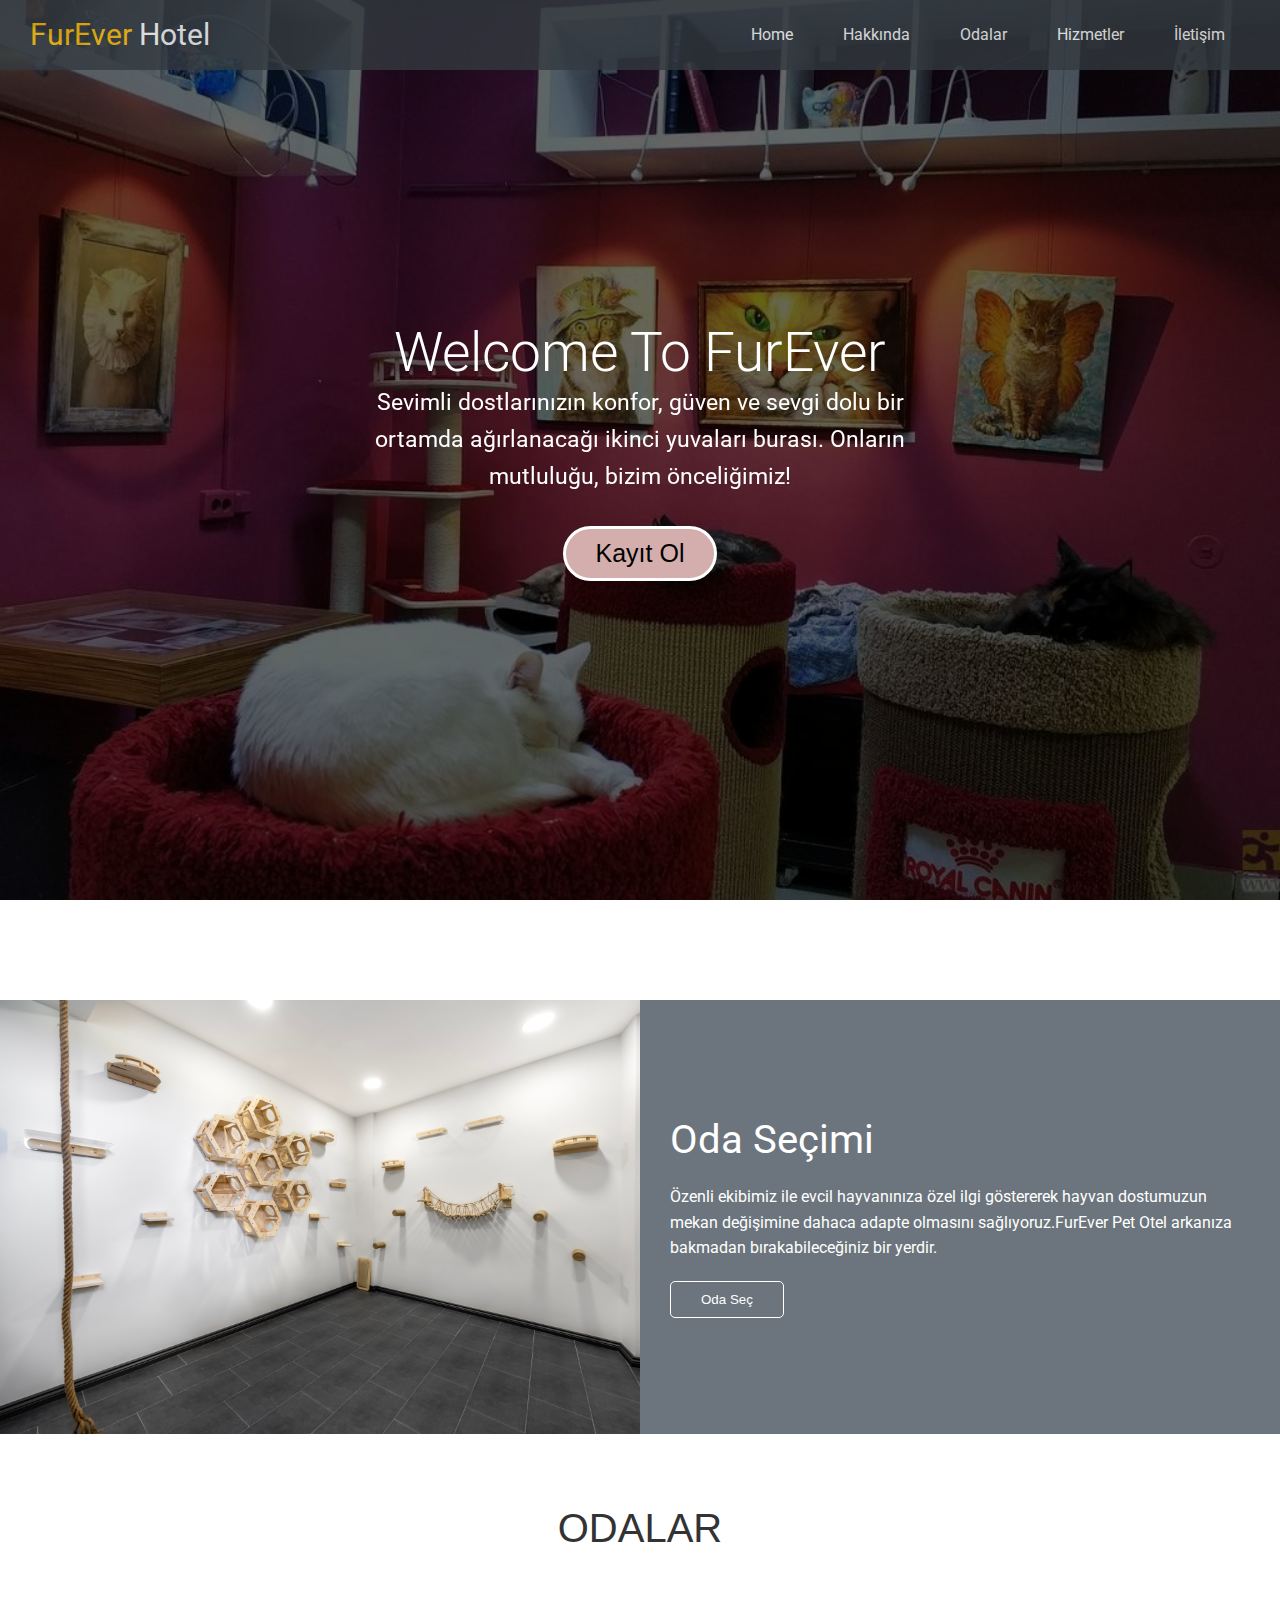
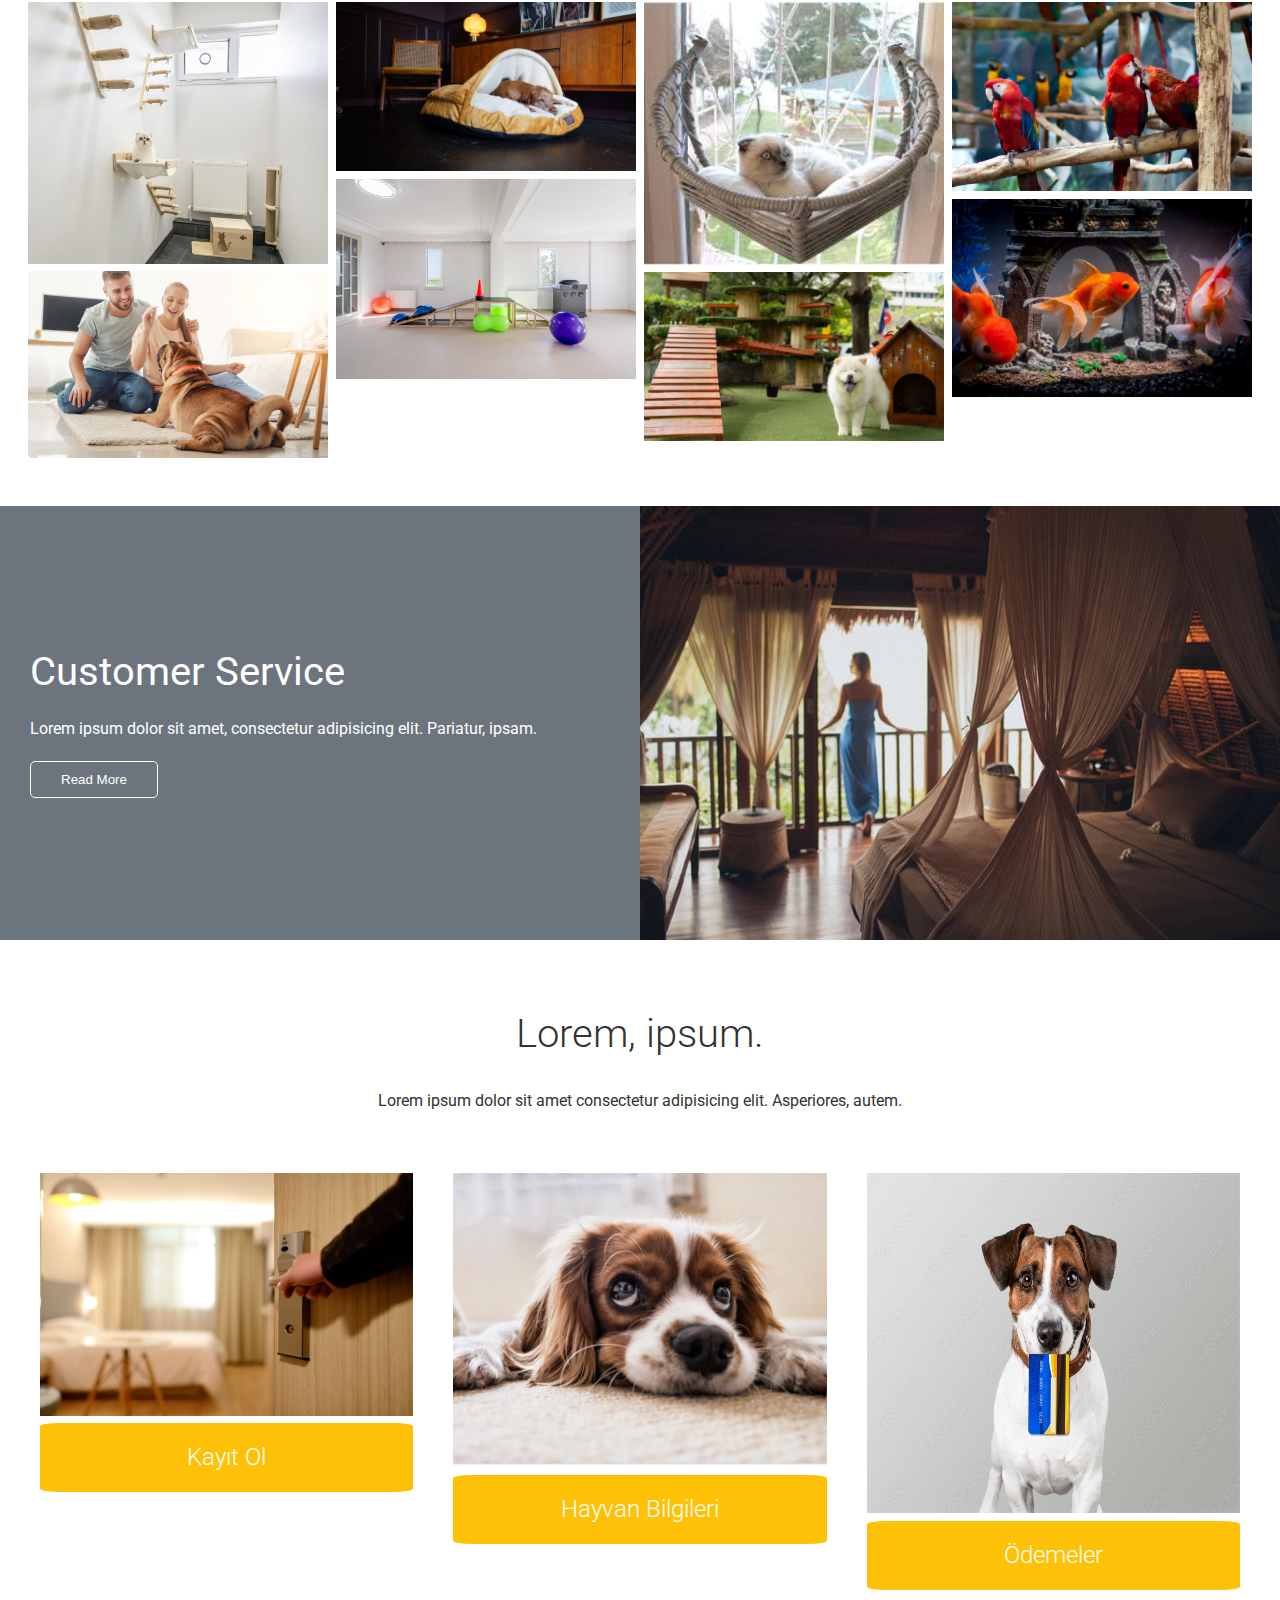
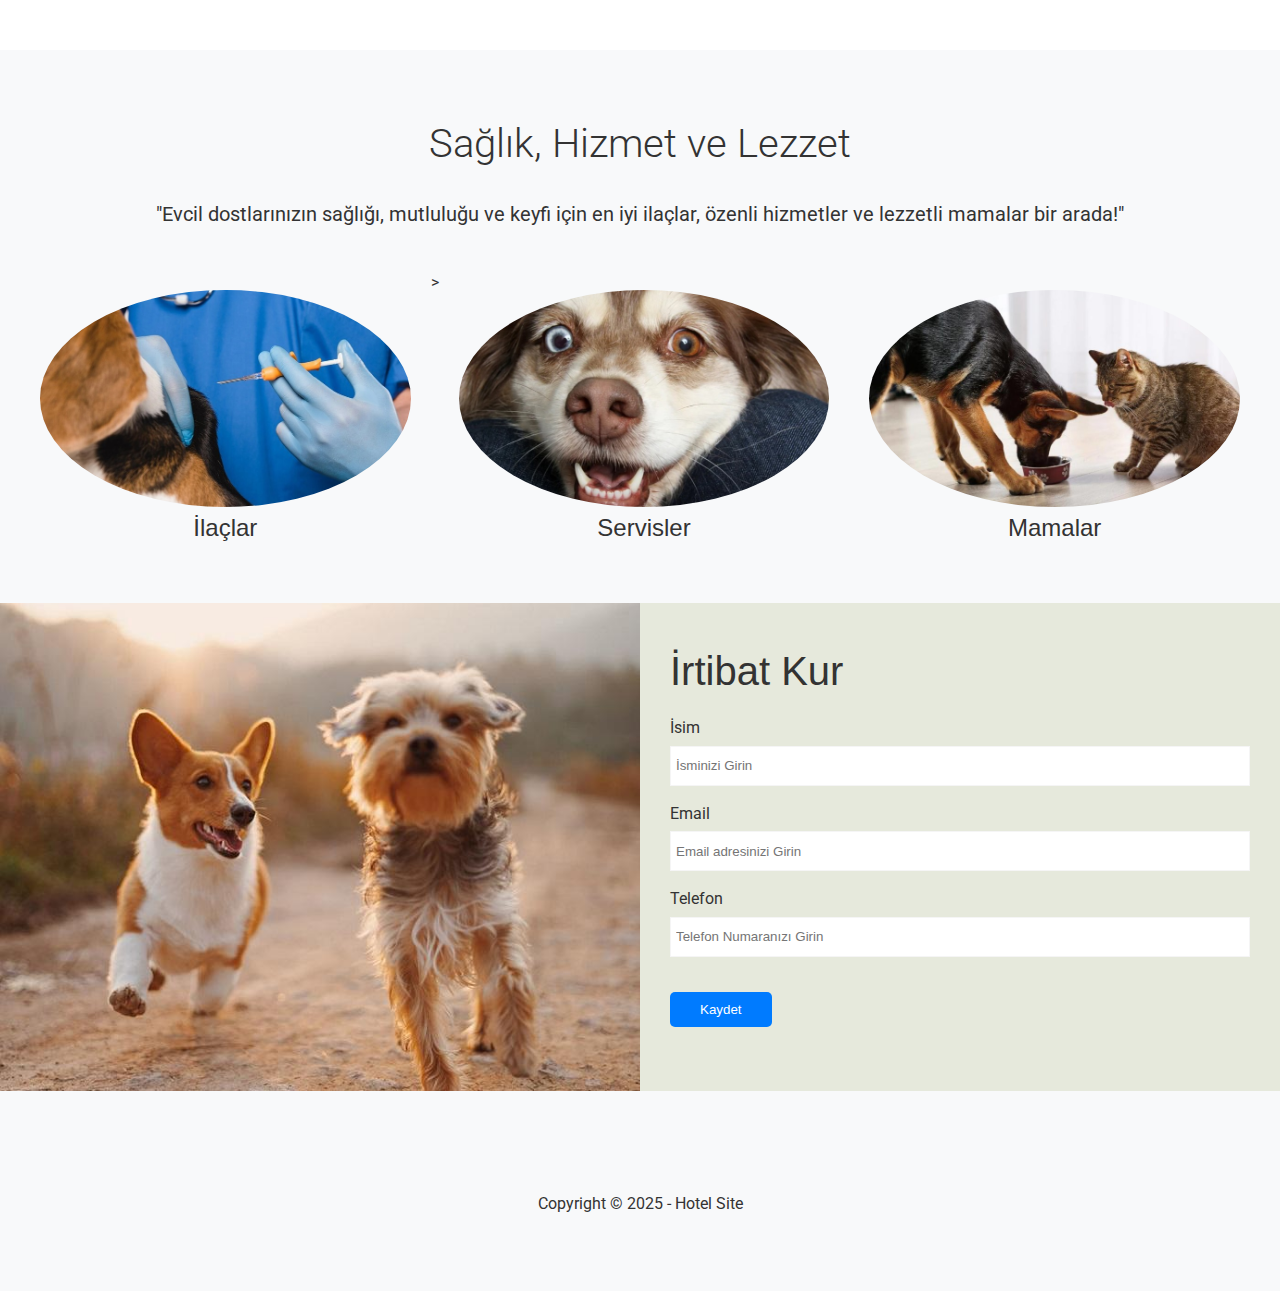
<file: Pet Otel/index.html>
<!DOCTYPE html>
<html lang="en">
<head>
    <meta charset="UTF-8">
    <meta name="viewport" content="width=device-width, initial-scale=1.0">
    <link rel="stylesheet" href="https://cdnjs.cloudflare.com/ajax/libs/font-awesome/6.7.1/css/all.min.css" integrity="sha512-5Hs3dF2AEPkpNAR7UiOHba+lRSJNeM2ECkwxUIxC1Q/FLycGTbNapWXB4tP889k5T5Ju8fs4b1P5z/iB4nMfSQ==" crossorigin="anonymous" referrerpolicy="no-referrer" />
    <link rel="stylesheet" href="css/style.css">
    <link rel="stylesheet" href="css/utils.css">
    <title><Hotel-Site></Hotel-Site></title>
</head>
<body>
    <header id="home" class="main-header">
    <div class="navbar">
            <h1 class="logo">
                <i class="fas fa-hotel"></i>
                <span>FurEver </span>Hotel
            </h1>
            <nav>
                <ul>
                    <li><a href="#home">Home</a></li>
                    <li><a href="#hakkinda">Hakkında</a></li>
                    <li><a href="odalar.html">Odalar</a></li>
                    <li><a href="hizmetler.html">Hizmetler</a></li>
                    <li><a href="#iletisim">İletişim</a></li>
                </ul>
            </nav>
        </div>
        <div class="content">
            <h1>Welcome To FurEver </h1>
            <p>Sevimli dostlarınızın konfor, güven ve sevgi dolu bir ortamda ağırlanacağı ikinci yuvaları burası. Onların mutluluğu, bizim önceliğimiz!</p>
            <div> <a href="index.html#rooms"><button class="k-ol">Kayıt Ol</button></a></div>
        </div>
    </header>
    <div style="margin-bottom: 100px;"></div>
    
    <main>
    
        <!-- about -->
         <section id="hakkinda" class="about flex-columns">
            <div class="row">
                <div class="column">
                    <div class="column-1">
                        <img src="img/Oda-secim.jpg" alt="">
                    </div>
                </div>
                <div class="column">
                    <div class="column-2 bg-secondary">
                        <h2>Oda Seçimi</h2>
                        <p>Özenli ekibimiz ile evcil hayvanınıza özel ilgi göstererek hayvan dostumuzun mekan değişimine dahaca adapte olmasını sağlıyoruz.FurEver Pet Otel arkanıza bakmadan bırakabileceğiniz bir yerdir.</p>
                        <button class="btn btn-outline">Oda Seç</button>
                    </div>

                </div>
            </div>
        </section> 

        <!-- gallery -->
        <section id="gallery" class="gallery flex-grid section-padding">
            <header class="section-header">
                <h2 style="font-family:Verdana, Geneva, Tahoma, sans-serif;">ODALAR</h2>
            </header>
            <div class="row">
                <div class="column">
                <a href="odalar.html"><img src="img/oda1.jpg" alt=""></a>
                <a href="odalar.html"><img src="img/oda4.png" alt=""></a>
                </div>
                <div class="column">
                 <a href="odalar.html"><img src="img/oda3.jpg" alt=""></a>
                 <a href="odalar.html"><img src="img/oda2.jpg" alt=""></a>
                </div>
                <div class="column">
                 <a href="odalar.html"><img src="img/oda5.jpg" alt=""></a>
                 <a href="odalar.html"><img src="img/oda6.avif" alt=""></a>
                </div>
                <div class="column">
                 <a href="odalar.html"><img src="img/oda7.jpg" alt=""></a>
                 <a href="odalar.html"><img src="img/oda8.jpg" alt=""></a>
                </div>
            </div>
        </section>
        <!-- about -->
        <section  id="about" class="about flex-columns flex-reverse">
            <div class="row">
                <div class="column">
                    <div class="column-1">
                        <img src="img/about2.jpeg" alt="">
                    </div>
                </div>
                <div class="column">
                    <div class="column-2 bg-secondary">
                        <h2>Customer Service</h2>
                        <p>Lorem ipsum dolor sit amet, consectetur adipisicing elit. Pariatur, ipsam.</p>
                        <button class="btn btn-outline">Read More</button>
                    </div>

                </div>
            </div>
        </section>  
        
        <!-- rooms -->
        <section id="rooms" class="rooms section-padding">
            <header class="section-header">
                <h2>Lorem, ipsum.</h2>
                <p>Lorem ipsum dolor sit amet consectetur adipisicing elit. Asperiores, autem.</p>
            </header>
            <div class="flex-items">
                <div class="card">
                    <a href="kayıt-ol.html"><img src="img/room3.jpeg" alt=""></a>
                    <div class="card-body bg-warning">
                        <h2>Kayıt Ol</h2>
                    </div>
                </div>        
                <div class="card">
                    <a href="Hayvan-Bilgileri.html"><img src="img/Hbilgii.png" alt=""></a>
                    <div class="card-body bg-warning">
                        <h2>Hayvan Bilgileri</h2>

                    </div>
                </div>    
                <div class="card">
                    <img src="img/Dog-card.jpg" alt="" style="height: 340px;">
                    <div class="card-body bg-warning">
                        <h2>Ödemeler</h2>
                    </div>
                </div>    
            </div>
        </section>

        <!-- teams -->
        <section id="teams" class="teams section-padding bg-light">
            <header class="section-header">
                <h2>Sağlık, Hizmet ve Lezzet</h2>
                    <p style="font-size: 2rem;">"Evcil dostlarınızın sağlığı, mutluluğu ve keyfi için en iyi ilaçlar, özenli hizmetler ve lezzetli mamalar bir arada!"</p>
            </header>

            <div class="flex-items">
                <div>
                    <img src="img/iiigne-cat.jpg" alt="">
                    <h2 style="font-family:Verdana, Geneva, Tahoma, sans-serif;">İlaçlar</h2>
                </div>>
                <div>
                    <img src="img/kköpke.jpg" alt="">
                    <h2 style="font-family:Verdana, Geneva, Tahoma, sans-serif;">Servisler</h2>
                </div>
                <div>
                    <img src="img/kedi-kopek-mama-800x469.jpg" alt="">
                    <h2 style="font-family:Verdana, Geneva, Tahoma, sans-serif;">Mamalar</h2>
                </div>

            </div>
        </section>  

        <!-- contact -->
        <section id="iletisim" class="contact flex-columns">
            <div class="row">
                <div class="column">
                    <div class="column-1">
                        <img src="img/köööpke.jpg" alt="">
                    </div>
                </div>
                <div class="column">
                    <div class="column-2 bg-iletisim">
                        <h2 style="font-family:Verdana, Geneva, Tahoma, sans-serif;">İrtibat Kur</h2>
                        <form action="" class="contact-form">
                            <div class="form-control">
                                <label for="name">İsim</label>
                                <input type="text" name="" id="name" placeholder="İsminizi Girin">
                            </div>
                            <div class="form-control">
                                <label for="email">Email</label>
                                <input type="email" name="" id="email" placeholder="Email adresinizi Girin">
                            </div>
                            <div class="form-control">
                                <label for="phone">Telefon</label>
                                <input type="text" name="" id="phone" placeholder="Telefon Numaranızı Girin">
                            </div>
                            <button type="submit" class="btn btn-primary">Kaydet</button>
                        </form>
                    </div>
                </div>
            </div>
        </section> 
        
    </main>
    
     <footer  class="footer bg-light">
        <div class="social">
            <a href="#"><i class="fab fa-facebook fa-2x"></i></a>
            <a href="#"><i class="fab fa-twitter fa-2x"></i></a>
            <a href="#"><i class="fab fa-youtube fa-2x"></i></a>
            <a href="#"><i class="fab fa-linkedin fa-2x"></i></a>
        </div>
        <p>Copyright &copy 2025 - Hotel Site</p>
     </footer>
</body>
</html>
</file>
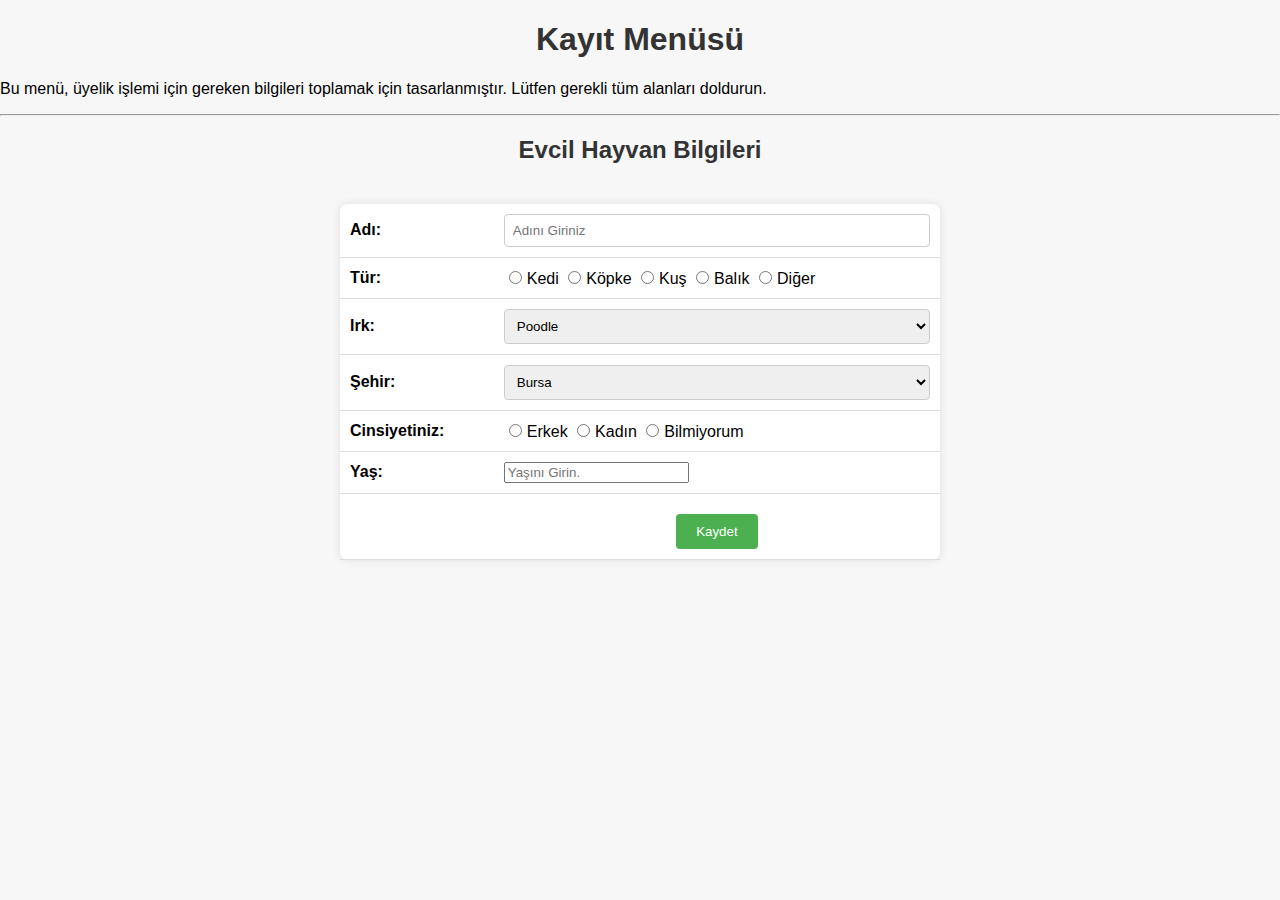
<file: Pet Otel/Hayvan-Bilgileri.html>
<!DOCTYPE html>
<html lang="en">
<head>
    <meta charset="UTF-8">
    <meta name="viewport" content="width=device-width, initial-scale=1.0">
    <title>Üyelik Menüsü</title>
    <style>
        body {
            font-family: Arial, sans-serif;
            margin: 0;
            padding: 0;
            background-color: #f7f7f7;
        }

        h1, h2 {
            color: #333;
            text-align: center;
        }

        table {
            margin: 20px auto;
            border-collapse: collapse;
            width: 80%;
            max-width: 600px;
            background-color: #fff;
            border-radius: 8px;
            box-shadow: 0 0 10px rgba(0, 0, 0, 0.1);
        }

        th, td {
            padding: 10px;
            border-bottom: 1px solid #ddd;
        }

        td label {
            font-weight: bold;
        }

        input[type="text"], input[type="password"], select {
            width: 100%;
            padding: 8px;
            border: 1px solid #ccc;
            border-radius: 4px;
            box-sizing: border-box;
        }

        input[type="checkbox"], input[type="radio"] {
            margin-right: 5px;
        }

        button {
            padding: 10px 20px;
            background-color: #4CAF50;
            color: white;
            border: none;
            border-radius: 4px;
            cursor: pointer;
            margin-top: 10px;
            display: block;
            margin-left: auto;
            margin-right: auto;
        }

        button:hover {
            background-color: #45a049;
        }
    </style>
</head>
<body>
<table>
   
 <h1> Kayıt Menüsü</h1>
    <p>Bu menü, üyelik işlemi için gereken bilgileri toplamak için tasarlanmıştır. Lütfen gerekli tüm alanları doldurun.</p>
    <hr>
<h2>Evcil Hayvan Bilgileri</h2>
<table>
    <tr>
        <td><label for="ad">Adı:</label></td>
        <td><input type="text" placeholder="Adını Giriniz"></td>
    </tr>
    <tr>
        <td><label for="soyad">Tür:</label></td>
        <td>
            <input type="radio" name="cinsiyet">Kedi
            <input type="radio" name="cinsiyet">Köpke
            <input type="radio" name="cinsiyet">Kuş
            <input type="radio" name="cinsiyet">Balık
            <input type="radio" name="cinsiyet">Diğer
        </td>
    </tr>
    <tr>
        <td><label for="soyad">Irk:</label></td>
        <td>
            <select  id="ırk">
                <option>Poodle</option>
                <option>Malinos</option>
                <option>Golden Terirer</option>
                <option>Van Kedisi</option>
                <option>Siam Kedisi</option>
                <option>British</option>
                <option>Saka</option>
                <option>Kanarya</option>
                <option>İspinoz</option>
                <option>Lepistes</option>
                <option>Beyaz Melek</option>
                <option>Japon Balığı</option>
                <option>Diğer</option>
            </select>
        </td>
    </tr>    
    <tr>
        <td><label for="şehir">Şehir:</label></td>
        <td>
            <select id="sehir">
                <option>Bursa</option>
                <option>Ankara</option>
                <option>İstanbul</option>
                <option>Eskişehir</option>
            </select>
        </td>
    </tr>
    <tr>
        <td><label for="cinsiyet">Cinsiyetiniz:</label></td>
        <td>
            <input type="radio" name="cinsiyet">Erkek
            <input type="radio" name="cinsiyet">Kadın
            <input type="radio" name="cinsiyet">Bilmiyorum
        </td>
    </tr>
    <tr>
        <td><label for="yas">Yaş:</label></td>
        <td><input type="number" placeholder="Yaşını Girin."></td>
    </tr>
    <tr>
        <td></td>
        <td><a href="odalar.html" style="text-decoration: none;"><button>Kaydet</button></a></td>

    </tr>
</table>
</body>
</html>
</file>
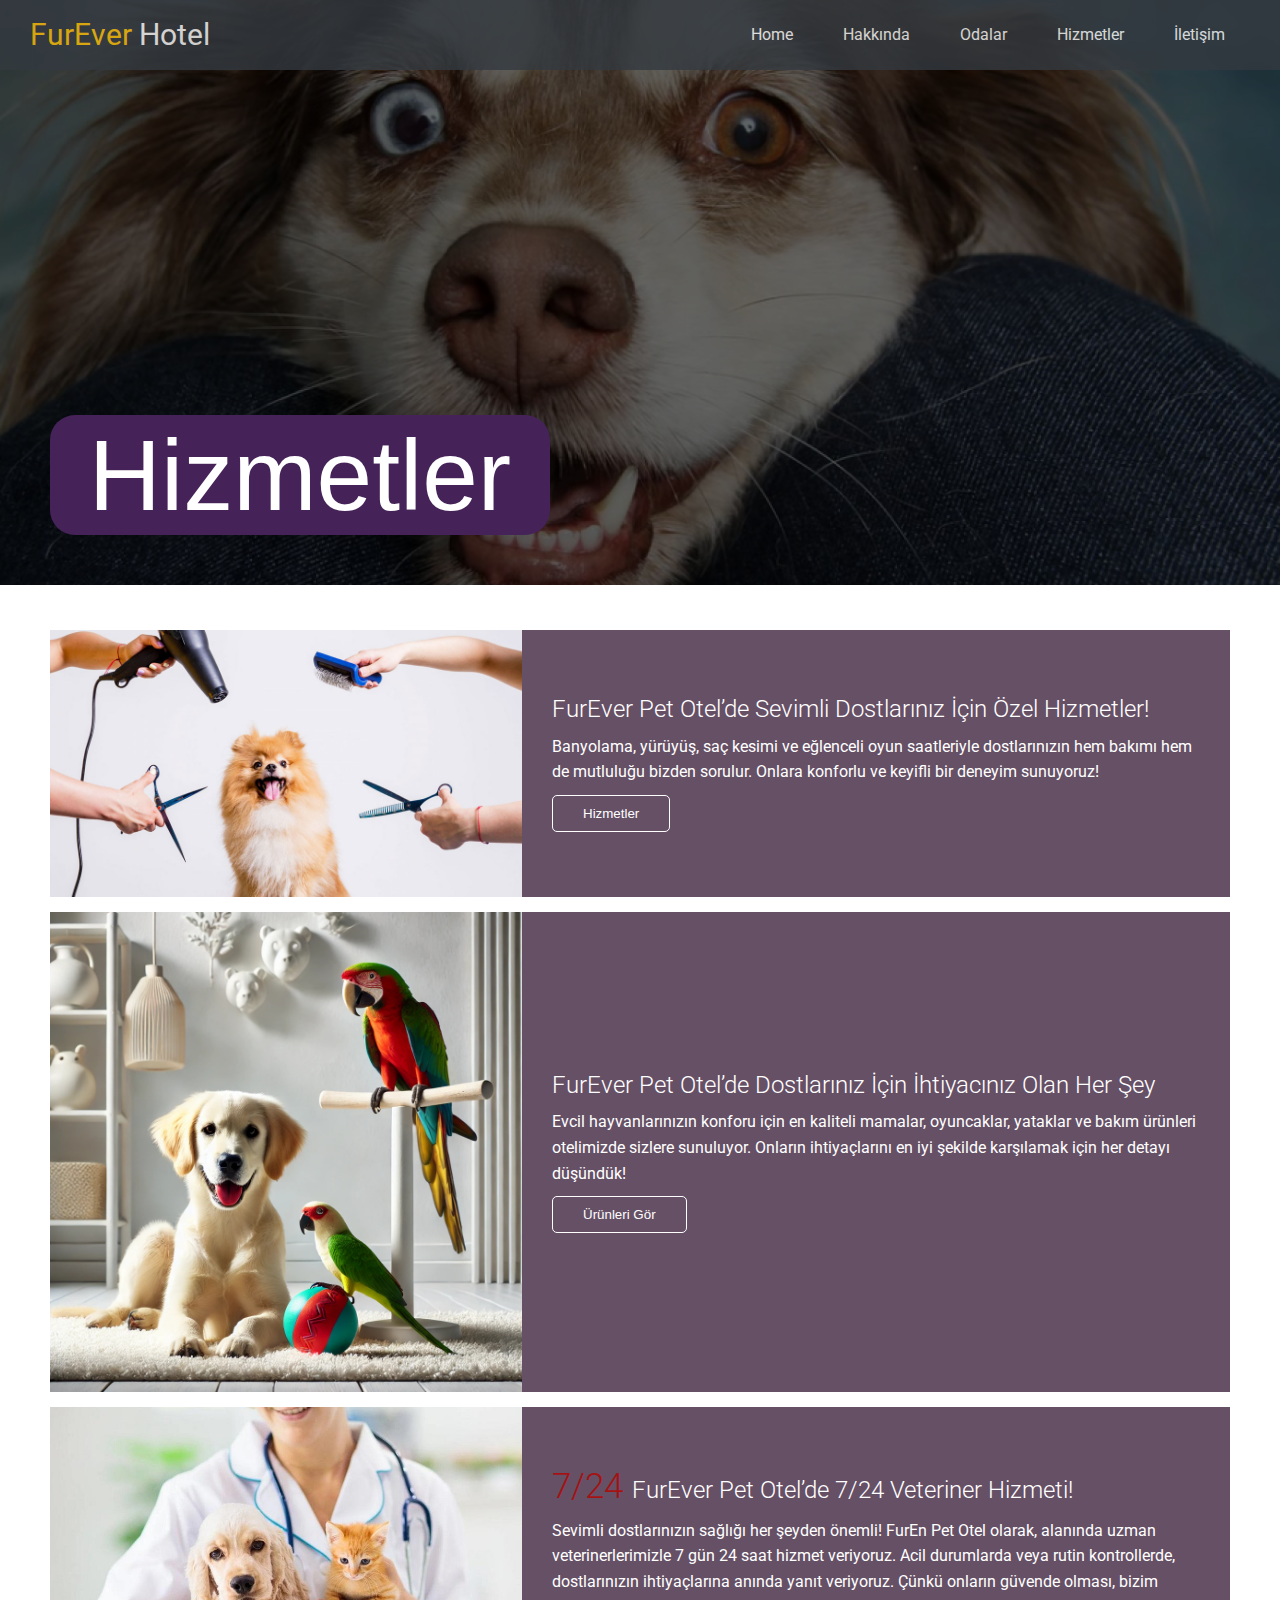
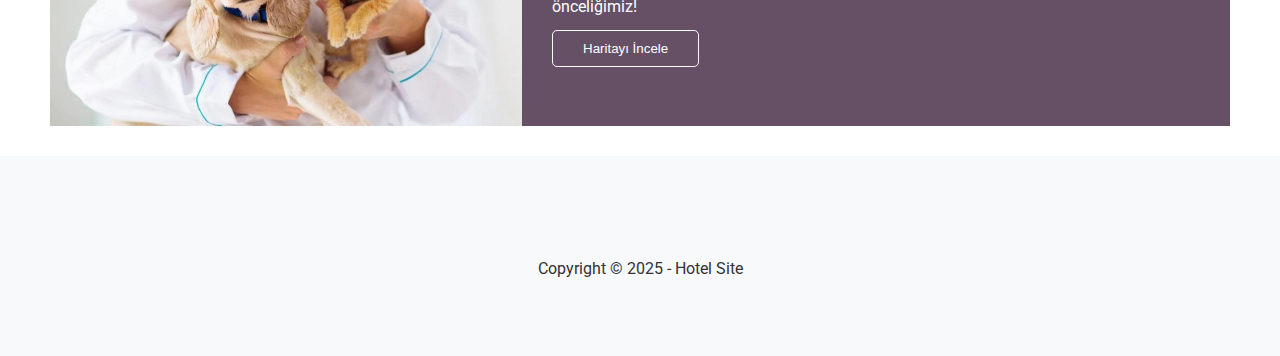
<file: Pet Otel/hizmetler.html>
<!DOCTYPE html>
<html lang="en">
<head>
    <meta charset="UTF-8">
    <meta name="viewport" content="width=device-width, initial-scale=1.0">
    <link rel="stylesheet" href="https://cdnjs.cloudflare.com/ajax/libs/font-awesome/6.7.1/css/all.min.css" integrity="sha512-5Hs3dF2AEPkpNAR7UiOHba+lRSJNeM2ECkwxUIxC1Q/FLycGTbNapWXB4tP889k5T5Ju8fs4b1P5z/iB4nMfSQ==" crossorigin="anonymous" referrerpolicy="no-referrer" />
    <link rel="stylesheet" href="css/style.css">
    <link rel="stylesheet" href="css/utils.css">
    <title><Hotel-Site></Hotel-Site></title>
</head>
<body>
    <header id="home" class="main-header blog">
    <div class="navbar">
            <h1 class="logo">
                <i class="fas fa-hotel"></i>
                <span>FurEver </span>Hotel
            </h1>
            <nav>
                <ul>
                    <li><a href="index.html">Home</a></li>
                    <li><a href="index.html#hakkinda">Hakkında</a></li>
                    <li><a href="odalar.html">Odalar</a></li>
                    <li><a href="blogs.html">Hizmetler</a></li>
                    <li><a href="index.html#iletisim">İletişim</a></li>
                </ul>
            </nav>
        </div>
        <div class="hizmet">
            <div class="hiz">
                <h1>Hizmetler</h1>
            </div>
            
        </div>
    </header>
    
    <main>
        <!-- articles -->
         <section class="articles">
            <article  class="article flex-columns">
                <div class="row">
                    <div class="column">
                        <div class="column-1">
                            <img src="img/kuaförlü cat.jpg" alt="">
                        </div>
                    </div>                        
                    <div class="column">
                        <div class="column-2  bg-hiz">
                            <h2>FurEver Pet Otel’de Sevimli Dostlarınız İçin Özel Hizmetler!</h2>
                                <p>Banyolama, yürüyüş, saç kesimi ve eğlenceli oyun saatleriyle dostlarınızın hem bakımı hem de mutluluğu bizden sorulur. Onlara konforlu ve keyifli bir deneyim sunuyoruz!</p>
                            <button class="btn btn-outline">Hizmetler</button>
                        </div>
                    </div>
                </div>
            </article>
            <article  class="article flex-columns">
                <div class="row">
                    <div class="column">
                        <div class="column-1">
                            <img src="img/kedi-kuşoyun.webp" alt="">
                        </div>
                    </div>                        
                    <div class="column">
                        <div class="column-2 bg-hiz">
                            <h2>FurEver Pet Otel’de Dostlarınız İçin İhtiyacınız Olan Her Şey</h2>
                                <p>Evcil hayvanlarınızın konforu için en kaliteli mamalar, oyuncaklar, yataklar ve bakım ürünleri otelimizde sizlere sunuluyor. Onların ihtiyaçlarını en iyi şekilde karşılamak için her detayı düşündük!</p>
                            <button class="btn btn-outline">Ürünleri Gör</button>
                        </div>
                    </div>
                </div>
            </article> 
            <article  class="article flex-columns">
                <div class="row">
                    <div class="column">
                        <div class="column-1">
                            <img src="img/veteriner-hayvanlı.jpg" alt="">
                        </div>
                    </div>                        
                    <div class="column">
                        <div class="column-2 bg-hiz">
                            <h2 class="veteriner"> <span> 7/24 </span> FurEver Pet Otel’de 7/24 Veteriner Hizmeti!</h2>
                                <p>Sevimli dostlarınızın sağlığı her şeyden önemli! FurEn Pet Otel olarak, alanında uzman veterinerlerimizle 7 gün 24 saat hizmet veriyoruz. Acil durumlarda veya rutin kontrollerde, dostlarınızın ihtiyaçlarına anında yanıt veriyoruz. Çünkü onların güvende olması, bizim önceliğimiz!</p>
                            <button class="btn btn-outline">Haritayı İncele</button>
                        </div>
                    </div>
                </div>
            </article>  
         </section>
        
    </main>
    
     <footer  class="footer bg-light">
        <div class="social">
            <a href="#"><i class="fab fa-facebook fa-2x"></i></a>
            <a href="#"><i class="fab fa-twitter fa-2x"></i></a>
            <a href="#"><i class="fab fa-youtube fa-2x"></i></a>
            <a href="#"><i class="fab fa-linkedin fa-2x"></i></a>
        </div>
        <p>Copyright &copy 2025 - Hotel Site</p>
     </footer>
</body>
</html>
</file>
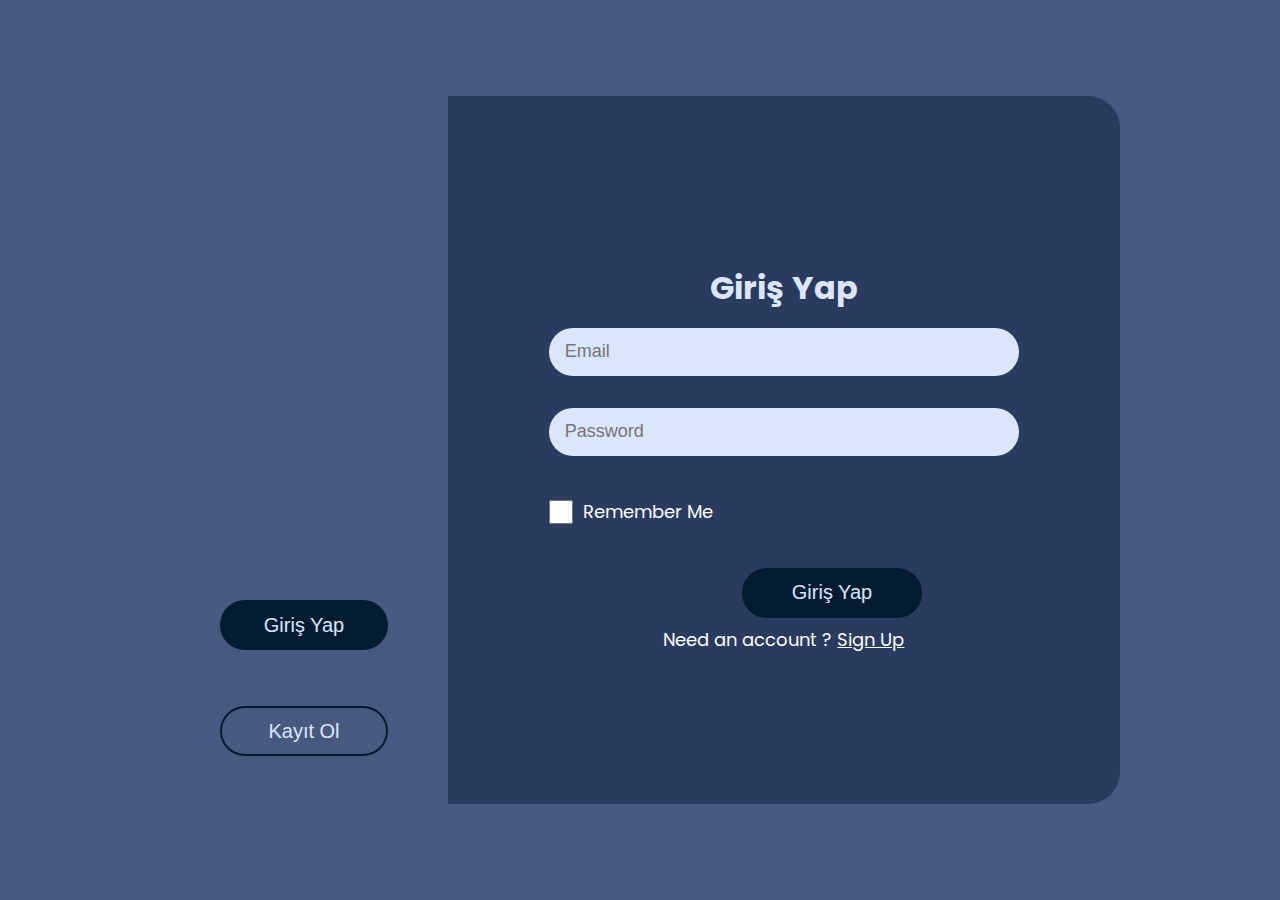
<file: Pet Otel/kayıt-ol.html>
<!DOCTYPE html>
<html lang="en">
  <head>
    <meta charset="UTF-8" />
    <meta http-equiv="X-UA-Compatible" content="IE=edge" />
    <meta name="viewport" content="width=device-width, initial-scale=1.0" />
    <title>FurEver | Kayıt Sayfası</title>
    <link
      rel="icon"
      type="image/x-icon"
      href="https://cdn-icons-png.flaticon.com/512/2331/2331399.png"
    />
    <link
      rel="stylesheet"
      href="https://cdnjs.cloudflare.com/ajax/libs/font-awesome/6.2.0/css/all.min.css"
      integrity="sha512-xh6O/CkQoPOWDdYTDqeRdPCVd1SpvCA9XXcUnZS2FmJNp1coAFzvtCN9BmamE+4aHK8yyUHUSCcJHgXloTyT2A=="
      crossorigin="anonymous"
      referrerpolicy="no-referrer"
    />
    <link rel="stylesheet" href="css/kayıt-ol-style.css" />
    <script src="css/script.js" defer></script>
  </head>
  <body>
    <div class="main-container">
      <div class="container">
        <button href="#" class="btn btn-login btn-colored" id="login">
          Giriş Yap
        </button>
        <button href="#" class="btn btn-register" id="register">Kayıt Ol</button>
      </div>
      <div class="form-page">
        <button class="sound-btn" id="soundBtn">
          <i class="fa-solid fa-bullhorn"></i>
        </button>

        <div class="login-form">
          <h3>Giriş Yap</h3>
          <div id="warningBox" class="warning active minitext">
            <p id="warningText">Login Failed :</p>
          </div>

          <form action="">
            <input type="email" id="loginEmail" placeholder="Email" />
            <div class="form-group">
              <input type="password" id="password" placeholder="Password" />
              <span>
                <button type="button" id="eye-icon">
                  <i id="eyeOpen" class="fa-solid fa-eye"></i>
                  <i
                    id="eyeClose"
                    class="fa-solid fa-eye-slash active"
                  ></i></button
              ></span>
            </div>
            <div class="remember-me">
              <input type="checkbox" class="checkbox" id="checkbox" />
              <p>Remember Me</p>
            </div>
          </form>
          <a href="index.html#hakkinda">
          <button
            type="submit"
            id="loginSubmit"
            class="btn btn-login btn-colored"
          >
            Giriş Yap
          </button></a>
          <p class="minitext" style="color: #fff">
            Need an account ?
            <a
              id="signupText"
              style="text-decoration: underline"
              href="#"
              onclick="return false;"
              >Sign Up</a
            >
          </p>
        </div>
        <div class="register-form active">
          <h3>Sign Up</h3>
          <div id="warningBoxRegister" class="warning active minitext">
            <p id="warningTextRegister">Sign up Failed :</p>
          </div>
          <form action="">
            <input type="text" id="registerUsername" placeholder="Username" />
            <input type="email" id="registerEmail" placeholder="Email" />
            <div class="form-group">
              <input type="password" id="password2" placeholder="Password" />
              <span>
                <button type="button" id="eye-icon-2">
                  <i id="secondeyeOpen" class="fa-solid fa-eye"></i>
                  <i
                    id="secondeyeClose"
                    class="fa-solid fa-eye-slash active"
                  ></i></button
              ></span>
            </div>
            <div class="form-group">
              <input
                type="password"
                id="password-3"
                placeholder="Confirm Password"
              />
              <span>
                <button type="button" id="eye-icon-3">
                  <i id="thirdeyeOpen" class="fa-solid fa-eye"></i>
                  <i
                    id="thirdeyeClose"
                    class="fa-solid fa-eye-slash active"
                  ></i></button
              ></span>
            </div>
          </form>
          <button id="registerSubmit" class="btn btn-register btn-colored">
            Sign Up
          </button>
          <p class="minitext" style="color: #fff">
            You already have an account ?
            <a
              style="text-decoration: underline"
              id="loginText"
              href=""
              onclick="return false;"
              >Login</a
            >
          </p>
        </div>
      </div>
    </div>
  </body>
</html>
</file>
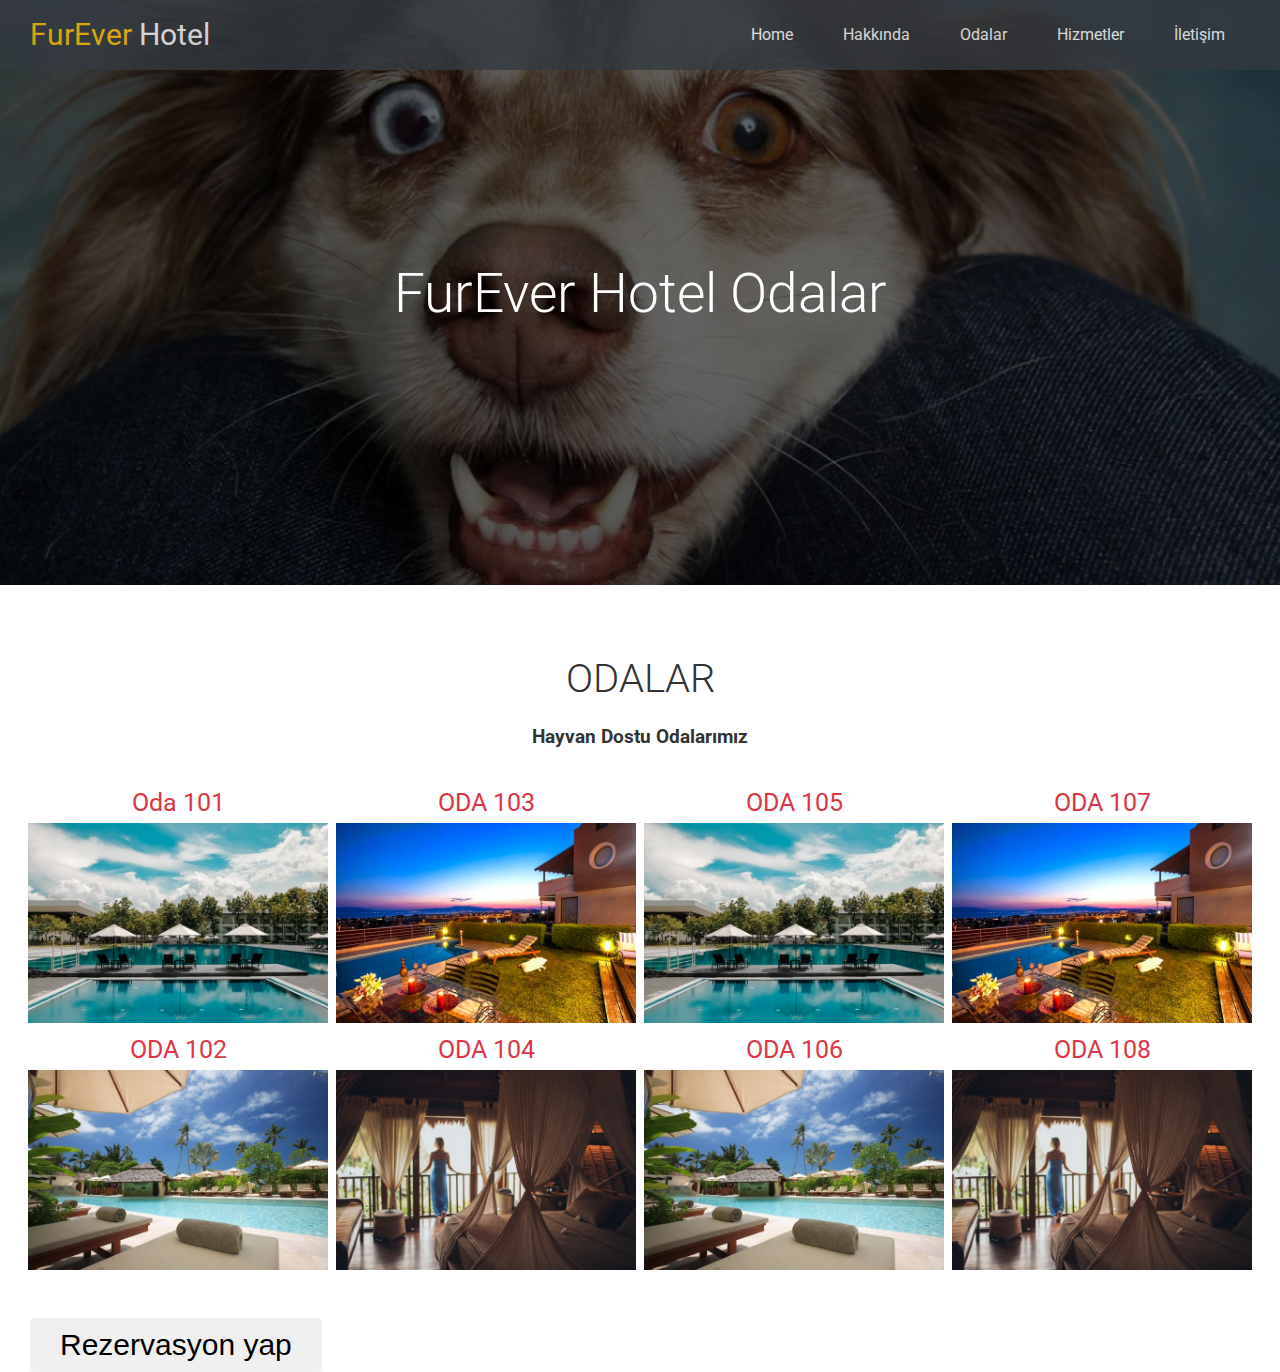
<file: Pet Otel/odalar.html>
<!DOCTYPE html>
<html lang="en">
<head>
    <meta charset="UTF-8">
    <meta name="viewport" content="width=device-width, initial-scale=1.0">
    <title>Document</title>
    <link rel="stylesheet" href="css/style.css">
    <link rel="stylesheet" href="css/utils.css">
</head>
<body>
    <header id="home" class="main-header blog">
        <div class="navbar">
                <h1 class="logo">
                    <i class="fas fa-hotel "></i>
                    <span>FurEver </span>Hotel
                </h1>
                <nav>
                    <ul>
                        <li><a href="index.html">Home</a></li>
                        <li><a href="index.html#hakkinda">Hakkında</a></li>
                        <li><a href="odalar.html">Odalar</a></li>
                        <li><a href="hizmetler.html">Hizmetler</a></li>
                        <li><a href="index.html#iletisim">İletişim</a></li>
                    </ul>
                </nav>
            </div>
            <div class="content">
                <h1>FurEver Hotel Odalar</h1>
                
            </div>
        </header>

    <section id="gallery" class="gallery flex-grid section-padding">
        <header class="section-header">
            <h2>ODALAR</h2>
            <h3>Hayvan Dostu Odalarımız</h3>
        </header>
        <div class="row">
            <div class="column">
                <div class="oda">Oda 101</div>
                <img src="img/1.jpeg" alt="">
                <div class="oda">ODA 102</div>
                <img src="img/2.jpeg" alt="">
            </div>
            <div class="column">
                <div class="oda">ODA 103</div>
                <img src="img/3.jpeg" alt="">
                <div class="oda">ODA 104</div>
                <img src="img/4.jpeg" alt="">
            </div>
            <div class="column">
                <div class="oda">ODA 105</div>
                <img src="img/1.jpeg" alt="">
                <div class="oda">ODA 106</div>
                <img src="img/2.jpeg" alt="">
            </div>
            <div class="column">
                <div class="oda">ODA 107</div>
                <img src="img/3.jpeg" alt="">
                <div class="oda">ODA 108</div>
                <img src="img/4.jpeg" alt="">
            </div>
        </div>
    </section>  
    <div><a href="Ödeme.html"><button class="btn rezerve" >Rezervasyon yap</button></a></div>
</body>
</html>
</file>
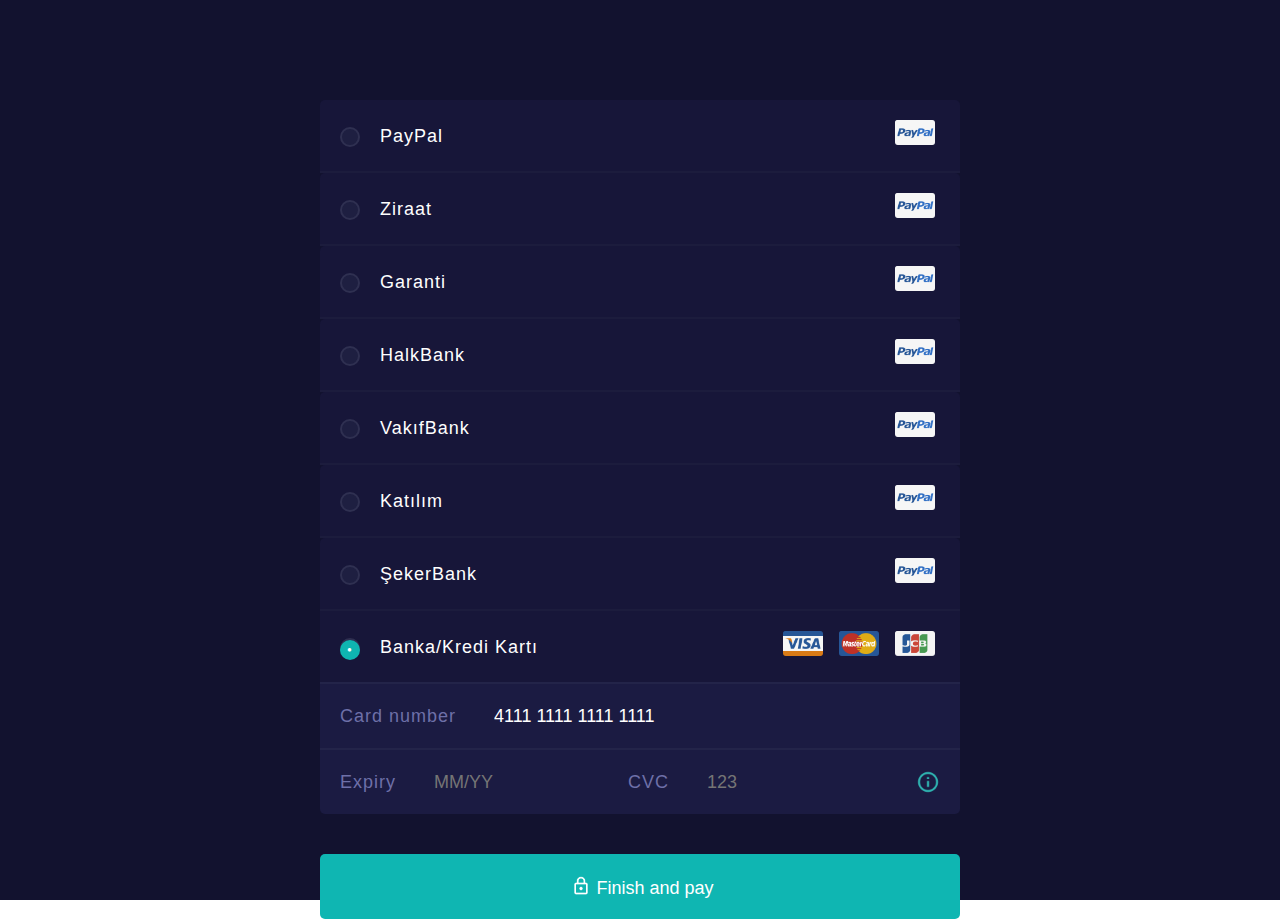
<file: Pet Otel/Ödeme.html>
<!DOCTYPE html>
<html>
    <head>
        <meta charset="utf-8">
        <title>Payment</title>
        <link rel="stylesheet" href="css/ödeme-style1.css">
        <link rel="stylesheet" href="css/ödeme-style2.css">
    </head>
    <body>
        <div class="full-screen">
            <div class="container">
                <div class="payment-box">
                    <section class="row options first">
                        <div class="item">
                            <label class="label">
                                <input class="radio" type="radio" name="channel">
                                <span class="radioInput"></span><span>PayPal</span>
                            </label>
                        </div>
                        <div class="item">
                            <img class="img" src="images/paypal.png" alt="" />
                        </div>
                    </section>
                    <section class="row options first">
                        <div class="item">
                            <label class="label">
                                <input class="radio" type="radio" name="channel">
                                <span class="radioInput"></span><span>Ziraat</span>
                            </label>
                        </div>
                        <div class="item">
                            <img class="img" src="images/paypal.png" alt="" />
                        </div>
                    </section>
                    <section class="row options first">
                        <div class="item">
                            <label class="label">
                                <input class="radio" type="radio" name="channel">
                                <span class="radioInput"></span><span>Garanti</span>
                            </label>
                        </div>
                        <div class="item">
                            <img class="img" src="images/paypal.png" alt="" />
                        </div>
                    </section>
                    <section class="row options first">
                        <div class="item">
                            <label class="label">
                                <input class="radio" type="radio" name="channel">
                                <span class="radioInput"></span><span>HalkBank</span>
                            </label>
                        </div>
                        <div class="item">
                            <img class="img" src="images/paypal.png" alt="" />
                        </div>
                    </section>
                    <section class="row options first">
                        <div class="item">
                            <label class="label">
                                <input class="radio" type="radio" name="channel">
                                <span class="radioInput"></span><span>VakıfBank</span>
                            </label>
                        </div>
                        <div class="item">
                            <img class="img" src="images/paypal.png" alt="" />
                        </div>
                    </section>
                    <section class="row options first">
                        <div class="item">
                            <label class="label">
                                <input class="radio" type="radio" name="channel">
                                <span class="radioInput"></span><span>Katılım</span>
                            </label>
                        </div>
                        <div class="item">
                            <img class="img" src="images/paypal.png" alt="" />
                        </div>
                    </section>
                    <section class="row options first">
                        <div class="item">
                            <label class="label">
                                <input class="radio" type="radio" name="channel">
                                <span class="radioInput"></span><span>ŞekerBank</span>
                            </label>
                        </div>
                        <div class="item">
                            <img class="img" src="images/paypal.png" alt="" />
                        </div>
                    </section>
                    <section class="row options no-border-bottom">
                        <div class="item">
                            <label class="label">
                                <input class="radio" type="radio" name="channel" checked>
                                <span class="radioInput"></span><span>Banka/Kredi Kartı</span>
                            </label>
                        </div>
                        <div class="item">
                            <img class="img" src="images/visa.png" alt="" />
                            <img class="img" src="images/master_card.png" alt="" />
                            <img class="img" src="images/jcb_card.png" alt="" />
                        </div>
                    </section>
                    <section class="row blanks">
                        <div class="col">
                            <div class="item">
                                <span class="title">Card number</span>
                                <input class="blank card-number" value="4111 1111 1111 1111" onFocus="this.value = ''" onBlur="if (this.value === '') { this.value = '4111 1111 1111 1111' }" onkeyup="if (this.value.length === 4 || this.value.length === 4 * 2 + 1 || this.value.length === 4 * 3 + 2) { this.value += ' ' }" onafterpaste="this.value=this.value.replace(/\D/g,'')" maxlength=19 required />
                            </div>
                        </div>
                    </section>
                    <section class="row blanks last">
                        <div class="col">
                            <div class="item">
                                <span class="title">Expiry</span>
                                <input class="blank" placeholder="MM/YY" onkeyup="if (this.value.length === 2) { this.value += '/' }" onafterpaste="this.value=this.value.replace(/\D/g,'')" maxlength=5 required />
                            </div>
                        </div>
                        <div class="col">
                            <div class="item">
                                <span class="title">CVC</span>
                                <input class="blank" placeholder="123" onkeyup="this.value=this.value.replace(/\D/g,'')" onafterpaste="this.value=this.value.replace(/\D/g,'')" maxlength=3 required />
                            </div>
                        </div>
                        <img class="info-icon" src="images/info.png" alt="" />
                    </section>
                </div>
                <a href="index.html"><button class="payment-btn" type="button"><img src="images/lock.png" alt="" />Finish and pay</button></a>
            </div>
        </div>
    </body>
</html>
</file>
<file: Pet Otel/css/style.css>
@import url('https://fonts.googleapis.com/css2?family=Lato:wght@300;400;700&family=Open+Sans:ital,wght@0,300..800;1,300..800&family=Roboto:ital,wght@0,100;0,300;0,400;0,500;0,700;0,900;1,100;1,300;1,400;1,500;1,700;1,900&display=swap');

* {
  box-sizing: border-box;
  padding: 0;
  margin: 0;
}

html {
  font-size: 10px;
  scroll-behavior: smooth;
}

body {
  font-family: "Roboto", serif;
  font-size: 1.6rem;
  background: #fff;
  color: #333;
  line-height: 1.6;
}

ul{
  list-style: none;
}

a {
  color: #333;
  text-decoration: none ;
}

h1,h2{
  font-weight: 300;
  line-height: 1.2;
}

p {
  margin: 1rem 0;
}

img{
  width: 100%;
}

.text-center {
  text-align: center;
}

/* navbar */
.navbar {
  display: flex;
  align-items: center;
  justify-content: space-between;
  background-color: var(--dark);
  opacity: 0.8;
  color: #fff;
  position: fixed;
  top: 0;
  width: 100%;
  height: 70px;
  padding: 0 3rem;
}

.navbar a {
  color: #fff;
  padding: 1rem 2rem;
  margin: 0 .5rem;
}

.navbar a:hover {
  border-bottom: 2px solid var(--warning);
}

.navbar ul {
  display: flex;
}

.navbar .logo {
  font-weight: 400;
}

.navbar h1 {
  font-size: 3rem;
}

.navbar span {
  color: var(--warning);
}

/* header */

.main-header {
  background-image: url(../img/evcil-hayvan2.jpg);
  background-repeat: no-repeat;
  background-size: cover;
  background-position: center;
  height: 100vh;
  color: #fff;
  position: relative;
}

.main-header.blog {
  background-image: url(../img/köpke.png);
  height: 65vh;
}

.main-header .content {
  display: flex;
  flex-direction: column;
  align-items: center;
  justify-content: center;
  text-align: center;
  height: 100%;
}

.main-header::before {
  content: '';
  position: absolute;
  top: 0;
  left: 0;
  width: 100%;
  height: 100%;
  background-color: rgba(0, 0, 0, 0.6);
}

.main-header * {
  z-index: 1;
}

.main-header .content h1 {
   font-size: 5.5rem;
}

.main-header .content p {
  font-size: 2.3rem;
  max-width: 60rem;
  margin:  0 0 1rem;
}

/* icons */
.icons {
  padding: 30px;
}

.icons h3 {
  font-weight: 400;
  margin-bottom: 15px;
}

.icons i {
  background-color: var(--primary);
  color: #fff;
  padding: 1rem;
  border-radius: 50%;
  margin-bottom: 1.5rem;
}

/* about */
.about {
  color: #fff;
}
.about h2 {
  font-size: 4rem; 
  font-weight: 400;
}

.about p {
   margin: 2rem  0;
}

/* gallery  */
.gallery img:hover {
  opacity: .8;
  cursor: pointer;
}

/* cards */
.card {
  color: #fff;
  font-weight: 700;
}

.card-body {
  padding: 2rem;
  border-radius:5%;
}

/* teams */
.teams img {
  border-radius: 50%;
}
.teams img:hover {
  opacity: .7;
}

/* contact */
.contact-form {
  width: 100%;
  padding: 2rem 0;
}

.contact-form label {
  display: block;
  margin-bottom: .5rem;
}

.contact-form .form-control {
  margin-bottom: 1.5rem;
}

.contact-form input {
  width: 100%;
  padding: .5rem;
  height: 4rem;
  border: 1px solid #f5f5f5;
}

.contact-form .btn {
  margin-top: 2rem;
}
.contact h2 {
  font-size: 4rem;
}

/* article */

.articles{
  padding: 3rem 5rem;
}

.article {
  margin-top: 1.5rem;
  color: #fff;
}

/* footer */
.footer {
  display: flex;
  flex-direction: column;
  justify-content: center;
  align-items: center;
  text-align: center;
  height: 20rem;
}

.footer a {
  color: var(--danger);
}

.footer a:hover {
  opacity: .7;
}

.footer .social a {
  margin-right: 1.5rem;
}

.veteriner {
  font-size: 2.rem;
}

.veteriner span {
  color: rgb(165, 18, 18);
  font-size: 3.5rem;
}

.hizmet {
  display: flex;
  align-items: end;
  justify-content: left;
  text-align: center;
  height: 100%;
  padding-left: 5rem;
  padding-bottom: 5rem;
  font-size: 5rem;
  background-color: var(--);
  font-family:Verdana, Geneva, Tahoma, sans-serif;
  background-color: ;
}

.hiz {
  width: 500px;
  height: 120px;
  background-color:var(--hizmetler);
  border-radius: 25px;
}

.rezerve {
font-size: 3rem;
margin: 0 3rem;
border-radius: 1rem;
}

.rezerve:hover {
 color: #f5f5f5;
 background-color: black;
 border-radius: 1rem ;
}
.k-ol {
  font-size: 2.5rem;
   margin-top: 2rem;
   background-color: #d4aeac;
   border:3px solid #fff;
   border-radius: 450px;
   padding: 10px 30px;
}

.k-ol:onclick {
  
}
</file>
<file: Pet Otel/css/utils.css>
/* 
    #007bff
    #6c757d
    #28a745
    #dc3545
    #ffc107
    #17a2b8
    #343a40
    #f8f9fa
*/

:root {
    --white: #fff;
    --primary: #007bff;
    --secondary: #6c757d;
    --success: #28a745;
    --danger: #dc3545;
    --warning: #ffc107;
    --info: #17a2b8;
    --dark: #343a40;
    --light: #f8f9fa;
    --hizmetler: #452358;
    --hizbg: #665066;
    --iletisim: #e6e9dc;

}

/* text color */
.text-primary { color: var(--primary); }
.text-secondary { color: var(--secondary); }
.text-success { color: var(--success); }
.text-danger { color: var(--danger); }
.text-warning { color: var(--warning); }
.text-info { color: var(--info); }
.text-dark { color: var(--dark); }
.text-light { color: var(--light); }

/* bg-colors */
.bg-primary { background-color: var(--primary); }
.bg-secondary { background-color: var(--secondary); }
.bg-success { background-color: var(--success); }
.bg-danger { background-color: var(--danger); }
.bg-warning { background-color: var(--warning); }
.bg-info { background-color: var(--info); }
.bg-dark { background-color: var(--dark); }
.bg-light { background-color: var(--light); }
.bg-hiz {background-color: var(--hizbg);}
.bg-iletisim {background-color: var(--iletisim);}

/* buttons */
.btn {
    cursor: pointer;
    display: inline-block;
    padding: 10px 30px;
    border: none;
    border-radius: 5px;
}

.btn:hover {
    opacity: 0.9;
}

.btn-primary {
    color: var(--white);
    background-color: var(--primary);
}

.btn-secondary {
    color: var(--white);
    background-color: var(--secondary);
}

.btn-success {
    color: var(--white);
    background-color: var(--success);
}


.btn-danger {
    color: var(--white);
    background-color: var(--danger);
}

.btn-warning {
    color: var(--white);
    background-color: var(--warning);
}

.btn-dark {
    color: var(--white);
    background-color: var(--dark);
}

.btn-outline {
    background: transparent;
    border: 1px solid var(--white);
    color: var(--white);
}

.btn-outline-primary {
    background: transparent;
    border: 1px solid var(--primary);
    color: var(--dark);
}

.btn-outline-primary:hover {
    background-color: var(--primary);
    border: 1px solid var(--primary);
    color: var(--white);
}

/* flex items */
.flex-items {
   display: flex;
   justify-content: center;
   text-align: center;
   height: 100%;
}
.flex-items > div{
    padding: 20px;
    flex-basis: 100%;
}

/* flex columns */
.flex-columns.flex-reverse .row{
    flex-direction: row-reverse;
    /* HİZALAMALAR TERSİNE DÖNER "RESİMLE İÇERİK" */
}
.flex-columns .row{
    display: flex;
    flex-wrap: wrap;
    width: 100%;
}

.flex-columns .column {
    flex: 1;
}

.flex-columns.article .column:nth-child(odd){
    flex: 2;
}

.flex-columns.article .column:nth-child(even){
    flex: 3;
}

.flex-columns .column .column-1,.flex-columns .column .column-2 {
    height: 100%;
}

.flex-columns .column-2 {
    display: flex;
    flex-direction: column;
    align-items: flex-start;
    justify-content: center;
    padding: 3rem;   
}

.flex-columns img {
    width: 100%;
    height: 100%;
}


/* flex grid */
.flex-grid .row {
    display: flex;
    flex-wrap: wrap;
    padding: 0 .4rem;
}

.flex-grid .column {
    flex: 25%;
    padding: 0 .4rem;
}

/* section */
.section-header {
    display: flex;
    flex-direction: column;
    align-items: center;
    justify-content: center;
    text-align: center;
    padding: 3rem;
}

.section-header h2 {
    font-size: 4rem;
    margin: 2rem 0;
}

.section-padding {
    padding: 2rem 2rem 4rem;
}

.oda {
    text-align: center;
    font-size: 2.5rem;
    color: var(--danger);
    background-color: var;
}
</file>
<file: Pet Otel/css/kayıt-ol-style.css>
@import url("https://fonts.googleapis.com/css2?family=Poppins:wght@300;400;500;700&display=swap");
* {
  margin: 0;
  padding: 0;
  box-sizing: border-box;
}

body {
  font-family: "Poppins", sans-serif !important;
  display: flex;
  overflow: hidden;
  background-color: #47597e;
  align-items: center;
  font-size: 18px;
}

a {
  color: inherit; /* blue colors for links too */
  text-decoration: inherit; /* no underline */
}
button {
  background-color: transparent;
  border: none;
  font-size: 25px;
  font-weight: bold;
  cursor: pointer;
}

.main-container {
  width: 100%;
  height: 100vh;
  display: flex;
  background-color: inherit;
  padding: 6rem 10rem;
}

.container {
  height: 100%;
  width: 40%;
  background: url("https://images.unsplash.com/photo-1517271595-b80f70bf6aa1?ixlib=rb-1.2.1&ixid=MnwxMjA3fDB8MHxwaG90by1wYWdlfHx8fGVufDB8fHx8&auto=format&fit=crop&w=687&q=80");
  background-repeat: no-repeat;
  background-size: cover;
  background-position: center;
  display: flex;
  justify-content: flex-end;
  flex-direction: column;
  align-items: center;
  border-radius: 32px 0 0 32px;
  padding: 0 2rem;
}

.container .btn {
  width: 75%;
}

.btn {
  width: 100%;
  height: 50px;

  display: flex;
  border-radius: 32px;
  text-align: center;
  justify-content: center;
  align-items: center;
  text-decoration: none;
  color: #dbe6fd;
  cursor: pointer;
  font-size: 20px;
  font-weight: normal;
}

.btn:nth-child(1) {
  margin-bottom: 0.5rem;
}

.btn-login {
  border: 2px solid #041c32;
  margin: 3rem;
}

.btn-login:hover {
  background-color: #04293a;
  border: 2px solid #04293a;

  transition: 0.5s;
}

.btn-register {
  border: 2px solid #041c32;
  margin: 3rem;
}

.btn-register:hover {
  background-color: #04293a;
  border: px solid #04293a;
  transition: 0.5s;
}

.btn-colored {
  background-color: #041c32;
}

.form-page {
  width: 100%;
  height: 100%;
  background-color: #293b5f;
  border-radius: 10px;
  display: flex;
  justify-content: center;
  align-items: center;
  flex-direction: column;
  border-radius: 0 32px 32px 0;
  position: relative;
}

.form-page .sound-btn {
  position: absolute;
  display: flex;
  justify-content: flex-end;
  align-items: flex-end;
  right: 2rem;
  top: 2rem;
}

.login-form {
  width: 70%;
  height: 100%;
  display: flex;
  justify-content: center;
  align-items: center;
  flex-direction: column;
  margin-top: 1rem;
}

.remember-me {
  width: 100%;
  display: flex;
  justify-content: flex-start;
  align-items: center;
  gap: 10px;
  color: #fff;
}

.remember-me .checkbox {
  width: 1.5rem;
}

.login-form h3 {
  color: #dbe6fd;
  font-size: 2rem;
  margin-bottom: 1rem;
}

.login-form form {
  justify-content: center;
  align-items: center;
  flex-direction: column;
  display: flex;
  width: 100%;
}

.login-form input {
  width: 100%;
  height: 3rem;
  padding: 1rem 1rem;
  font-size: 18px;
  border-radius: 32px;
  outline: none;
  border: none;
  color: #777777;
  background-color: #dbe6fd;
}

.login-form .btn {
  margin-top: 2rem !important;
}

.login-form input:focus {
  outline: none;
  border: none;
}

.login-form .form-group,
.register-form .form-group {
  position: relative;
  margin: 2rem;
  width: 100%;
}

.login-form span,
.register-form span {
  position: absolute;
  right: 5%;
  top: 50%;
  transform: translate(5%, -50%);
}

.register-form {
  width: 70%;
  height: 100%;
  display: flex;
  justify-content: center;
  align-items: center;
  flex-direction: column;
  margin-top: 1rem;
}

.register-form h3 {
  color: #dbe6fd;
  font-size: 2rem;
  margin-bottom: 1rem;
}

.register-form form {
  justify-content: center;
  align-items: center;
  flex-direction: column;
  display: flex;
  width: 100%;
}

.register-form input {
  margin: 1rem 0;
  width: 100%;
  height: 3rem;
  padding: 1rem;
  font-size: 18px;
  border-radius: 32px;
  outline: none;
  border: none;
  color: #777777;
  background-color: #dbe6fd;
}

.register-form .form-group {
  margin: 0rem;
}

.register-form .btn {
  margin-top: 1rem !important;
}

.register-form input:focus {
  outline: none;
  border: none;
}
.minitext {
  text-align: center;
  padding: 0 1rem;
}

.warning {
  display: flex;
  color: #fff;
  background-color: #c84361;
  border-radius: 32px;
  padding: 0.5rem;
  margin: 1rem;
  transition: 0.5s;
  width: 100%;
  align-items: center;
  justify-content: center;
}
.success {
  display: flex;
  color: #fff;
  background-color: #90c8ac;
  border-radius: 32px;
  padding: 0.5rem;
  margin: 1rem;
  transition: 0.5s;
  width: 100%;
  align-items: center;
  justify-content: center;
}

.active {
  display: none;
}
@media only screen and (max-width: 1024px) {
  .main-container {
    padding: 3rem 5rem;
  }

  .container {
    display: none;
  }
  .form-page {
    width: 100%;
    border-radius: 32px;
    overflow: hidden;
  }

  .warning {
    margin: 0;
    height: 50px;
  }

  .minitext {
    text-align: center;
    padding: 0 1rem;
  }
  #loginText {
    text-align: center;
  }
  #signupText {
    text-align: center;
  }
}

@media only screen and (max-width: 655px) {
  .container {
    display: none;
  }

  .main-container {
    padding: 0;
    margin: 0;
  }

  .form-page {
    width: 100%;
    border-radius: 32px;
    overflow: hidden;
    padding: 0;
    margin: 0;
    border-radius: 0;
  }
  .warning {
    height: 80px;
  }
  #warningTextRegister {
    font-size: 18px;
  }
  .minitext {
    text-align: center;
    padding: 0 1rem;
  }
  #loginText {
    text-align: center;
  }
  #signupText {
    text-align: center;
  }
}

@media only screen and (max-width: 400px) {
  .container {
    display: none;
  }

  .main-container {
    padding: 0;
    margin: 0;
  }

  .form-page {
    width: 100%;
    border-radius: 32px;
    overflow: hidden;
    padding: 0;
    margin: 0;
    border-radius: 0;
  }

  .form-page .sound-btn {
    position: absolute;
    display: flex;
    justify-content: flex-end;
    align-items: flex-end;
    right: 0rem;
    top: 0;
  }

  .minitext {
    text-align: center;
    padding: 0 1rem;
  }
  #loginText {
    text-align: center;
  }
  #signupText {
    text-align: center;
  }
}
</file>
<file: Pet Otel/css/ödeme-style1.css>
html {
    font-family: pp-sans-small-light,Helvetica Neue,Arial,sans-serif;
    letter-spacing: 1px;
}
.full-screen {
    position: absolute;
    top: 0;
    bottom: 0;
    left: 0;
    right: 0;
    background-color: rgb(18, 18, 47);
    color: rgb(254, 254, 254);
}
.right {
    float: right;
}
.container {
    font-size: 18px;
    overflow-x: hidden;
}

@media (min-width: 320px) and (max-width: 414px) {
    .container {
        width: 100%;
    }
}
@media (min-width: 415px) and (max-width: 800px) {
    .container {
        width: 100%;
    }
}
@media (min-width: 801px) and (max-width: 1024px) {
    .container {
        width: 60%;
        margin: 100px 20%;
    }
}
@media (min-width: 1025px) and (max-width: 1366px) {
    .container {
        width: 50%;
        margin: 100px 25%;
    }
}
@media (min-width: 1367px) and (max-width: 1400px) {
    .container {
        width: 40%;
        margin: 100px 30%;
    }
}
.payment-box .row {
    display: flex;
    padding: 20px;
    line-height: 24px;
    justify-content: space-between;
    align-items: center;
    white-space: nowrap;
}
.payment-box .first {
    border-top-left-radius: 5px;
    border-top-right-radius: 5px;
}
.payment-box .last {
    border-bottom-left-radius: 5px;
    border-bottom-right-radius: 5px;
}
.payment-box .no-border-bottom {
    border-bottom: none !important;
}
.payment-box .options {
    background-color: rgb(23, 22, 57);
    border-bottom: 2px solid rgb(28, 28, 61);
}
.payment-box .blanks {
    background-color: rgb(27, 27, 66);
    border-top: 2px solid rgb(35, 36, 73);
}
.payment-box .col {
    flex: 1;
}
.item .blank {
    outline: none;
    color: #fff;
    background-color: transparent;
    border: none;
    width: 100px;
    font-size: 18px;
    margin-left: 30px;
}
.card-number {
    width: 100% !important;
}
.item .title {
    color: rgb(110, 112, 168);
}
.item .img {
    margin: 0 5px;
    height: 25px;
}
.label {
    display: inline-block;
}
.radio {
    display: none;
}
.radioInput {
    background-color: rgb(30, 31, 65);
    border: 2px solid rgb(47, 48, 81);
    border-radius: 100%;
    display: inline-block;
    height: 16px;
    margin-right: 20px;
    vertical-align: middle;
    width: 16px;
    line-height: 24px;
}
.radio:checked + .radioInput:after {
    background-color: rgb(15, 181, 177);
    border: 2px solid rgba(15, 181, 177, 0.5);
    border-radius: 100%;
    font-size: 8px;
    line-height: 16px;
    position: relative;
    top: -6px;
    left: -2px;
    content: "●";
    color: #fff;
    display: inline-block;
    text-align: center;
    height: 16px;
    width: 16px;
}
.payment-btn {
    outline: none;
    margin-top: 40px;
    background-color: rgb(15, 182, 178);
    color: #fff;
    width: 100%;
    border: none;
    padding: 20px;
    border-radius: 5px;
}
.payment-btn img {
    position: relative;
    top: 2px;
    margin: 0 5px;
    height: 20px;
    line-height: 20px;
}
.info-icon {
    height: 24px;
}
</file>
<file: Pet Otel/css/ödeme-style2.css>
/*! normalize.css v5.0.0 | MIT License | github.com/necolas/normalize.css */

/**
 * 1. Change the default font family in all browsers (opinionated).
 * 2. Correct the line height in all browsers.
 * 3. Prevent adjustments of font size after orientation changes in
 *    IE on Windows Phone and in iOS.
 */

/* Document
   ========================================================================== */

   html {
    font-family: sans-serif; /* 1 */
    line-height: 1.15; /* 2 */
    -ms-text-size-adjust: 100%; /* 3 */
    -webkit-text-size-adjust: 100%; /* 3 */
  }
  
  /* Sections
     ========================================================================== */
  
  /**
   * Remove the margin in all browsers (opinionated).
   */
  
  body {
    margin: 0;
  }
  
  /**
   * Add the correct display in IE 9-.
   */
  
  article,
  aside,
  footer,
  header,
  nav,
  section {
    display: block;
  }
  
  /**
   * Correct the font size and margin on `h1` elements within `section` and
   * `article` contexts in Chrome, Firefox, and Safari.
   */
  
  h1 {
    font-size: 2em;
    margin: 0.67em 0;
  }
  
  /* Grouping content
     ========================================================================== */
  
  /**
   * Add the correct display in IE 9-.
   * 1. Add the correct display in IE.
   */
  
  figcaption,
  figure,
  main { /* 1 */
    display: block;
  }
  
  /**
   * Add the correct margin in IE 8.
   */
  
  figure {
    margin: 1em 40px;
  }
  
  /**
   * 1. Add the correct box sizing in Firefox.
   * 2. Show the overflow in Edge and IE.
   */
  
  hr {
    box-sizing: content-box; /* 1 */
    height: 0; /* 1 */
    overflow: visible; /* 2 */
  }
  
  /**
   * 1. Correct the inheritance and scaling of font size in all browsers.
   * 2. Correct the odd `em` font sizing in all browsers.
   */
  
  pre {
    font-family: monospace, monospace; /* 1 */
    font-size: 1em; /* 2 */
  }
  
  /* Text-level semantics
     ========================================================================== */
  
  /**
   * 1. Remove the gray background on active links in IE 10.
   * 2. Remove gaps in links underline in iOS 8+ and Safari 8+.
   */
  
  a {
    background-color: transparent; /* 1 */
    -webkit-text-decoration-skip: objects; /* 2 */
  }
  
  /**
   * Remove the outline on focused links when they are also active or hovered
   * in all browsers (opinionated).
   */
  
  a:active,
  a:hover {
    outline-width: 0;
  }
  
  /**
   * 1. Remove the bottom border in Firefox 39-.
   * 2. Add the correct text decoration in Chrome, Edge, IE, Opera, and Safari.
   */
  
  abbr[title] {
    border-bottom: none; /* 1 */
    text-decoration: underline; /* 2 */
    text-decoration: underline dotted; /* 2 */
  }
  
  /**
   * Prevent the duplicate application of `bolder` by the next rule in Safari 6.
   */
  
  b,
  strong {
    font-weight: inherit;
  }
  
  /**
   * Add the correct font weight in Chrome, Edge, and Safari.
   */
  
  b,
  strong {
    font-weight: bolder;
  }
  
  /**
   * 1. Correct the inheritance and scaling of font size in all browsers.
   * 2. Correct the odd `em` font sizing in all browsers.
   */
  
  code,
  kbd,
  samp {
    font-family: monospace, monospace; /* 1 */
    font-size: 1em; /* 2 */
  }
  
  /**
   * Add the correct font style in Android 4.3-.
   */
  
  dfn {
    font-style: italic;
  }
  
  /**
   * Add the correct background and color in IE 9-.
   */
  
  mark {
    background-color: #ff0;
    color: #000;
  }
  
  /**
   * Add the correct font size in all browsers.
   */
  
  small {
    font-size: 80%;
  }
  
  /**
   * Prevent `sub` and `sup` elements from affecting the line height in
   * all browsers.
   */
  
  sub,
  sup {
    font-size: 75%;
    line-height: 0;
    position: relative;
    vertical-align: baseline;
  }
  
  sub {
    bottom: -0.25em;
  }
  
  sup {
    top: -0.5em;
  }
  
  /* Embedded content
     ========================================================================== */
  
  /**
   * Add the correct display in IE 9-.
   */
  
  audio,
  video {
    display: inline-block;
  }
  
  /**
   * Add the correct display in iOS 4-7.
   */
  
  audio:not([controls]) {
    display: none;
    height: 0;
  }
  
  /**
   * Remove the border on images inside links in IE 10-.
   */
  
  img {
    border-style: none;
  }
  
  /**
   * Hide the overflow in IE.
   */
  
  svg:not(:root) {
    overflow: hidden;
  }
  
  /* Forms
     ========================================================================== */
  
  /**
   * 1. Change the font styles in all browsers (opinionated).
   * 2. Remove the margin in Firefox and Safari.
   */
  
  button,
  input,
  optgroup,
  select,
  textarea {
    font-family: sans-serif; /* 1 */
    font-size: 100%; /* 1 */
    line-height: 1.15; /* 1 */
    margin: 0; /* 2 */
  }
  
  /**
   * Show the overflow in IE.
   * 1. Show the overflow in Edge.
   */
  
  button,
  input { /* 1 */
    overflow: visible;
  }
  
  /**
   * Remove the inheritance of text transform in Edge, Firefox, and IE.
   * 1. Remove the inheritance of text transform in Firefox.
   */
  
  button,
  select { /* 1 */
    text-transform: none;
  }
  
  /**
   * 1. Prevent a WebKit bug where (2) destroys native `audio` and `video`
   *    controls in Android 4.
   * 2. Correct the inability to style clickable types in iOS and Safari.
   */
  
  button,
  html [type="button"], /* 1 */
  [type="reset"],
  [type="submit"] {
    -webkit-appearance: button; /* 2 */
  }
  
  /**
   * Remove the inner border and padding in Firefox.
   */
  
  button::-moz-focus-inner,
  [type="button"]::-moz-focus-inner,
  [type="reset"]::-moz-focus-inner,
  [type="submit"]::-moz-focus-inner {
    border-style: none;
    padding: 0;
  }
  
  /**
   * Restore the focus styles unset by the previous rule.
   */
  
  button:-moz-focusring,
  [type="button"]:-moz-focusring,
  [type="reset"]:-moz-focusring,
  [type="submit"]:-moz-focusring {
    outline: 1px dotted ButtonText;
  }
  
  /**
   * Change the border, margin, and padding in all browsers (opinionated).
   */
  
  fieldset {
    border: 1px solid #c0c0c0;
    margin: 0 2px;
    padding: 0.35em 0.625em 0.75em;
  }
  
  /**
   * 1. Correct the text wrapping in Edge and IE.
   * 2. Correct the color inheritance from `fieldset` elements in IE.
   * 3. Remove the padding so developers are not caught out when they zero out
   *    `fieldset` elements in all browsers.
   */
  
  legend {
    box-sizing: border-box; /* 1 */
    color: inherit; /* 2 */
    display: table; /* 1 */
    max-width: 100%; /* 1 */
    padding: 0; /* 3 */
    white-space: normal; /* 1 */
  }
  
  /**
   * 1. Add the correct display in IE 9-.
   * 2. Add the correct vertical alignment in Chrome, Firefox, and Opera.
   */
  
  progress {
    display: inline-block; /* 1 */
    vertical-align: baseline; /* 2 */
  }
  
  /**
   * Remove the default vertical scrollbar in IE.
   */
  
  textarea {
    overflow: auto;
  }
  
  /**
   * 1. Add the correct box sizing in IE 10-.
   * 2. Remove the padding in IE 10-.
   */
  
  [type="checkbox"],
  [type="radio"] {
    box-sizing: border-box; /* 1 */
    padding: 0; /* 2 */
  }
  
  /**
   * Correct the cursor style of increment and decrement buttons in Chrome.
   */
  
  [type="number"]::-webkit-inner-spin-button,
  [type="number"]::-webkit-outer-spin-button {
    height: auto;
  }
  
  /**
   * 1. Correct the odd appearance in Chrome and Safari.
   * 2. Correct the outline style in Safari.
   */
  
  [type="search"] {
    -webkit-appearance: textfield; /* 1 */
    outline-offset: -2px; /* 2 */
  }
  
  /**
   * Remove the inner padding and cancel buttons in Chrome and Safari on macOS.
   */
  
  [type="search"]::-webkit-search-cancel-button,
  [type="search"]::-webkit-search-decoration {
    -webkit-appearance: none;
  }
  
  /**
   * 1. Correct the inability to style clickable types in iOS and Safari.
   * 2. Change font properties to `inherit` in Safari.
   */
  
  ::-webkit-file-upload-button {
    -webkit-appearance: button; /* 1 */
    font: inherit; /* 2 */
  }
  
  /* Interactive
     ========================================================================== */
  
  /*
   * Add the correct display in IE 9-.
   * 1. Add the correct display in Edge, IE, and Firefox.
   */
  
  details, /* 1 */
  menu {
    display: block;
  }
  
  /*
   * Add the correct display in all browsers.
   */
  
  summary {
    display: list-item;
  }
  
  /* Scripting
     ========================================================================== */
  
  /**
   * Add the correct display in IE 9-.
   */
  
  canvas {
    display: inline-block;
  }
  
  /**
   * Add the correct display in IE.
   */
  
  template {
    display: none;
  }
  
  /* Hidden
     ========================================================================== */
  
  /**
   * Add the correct display in IE 10-.
   */
  
  [hidden] {
    display: none;
  }
</file>
